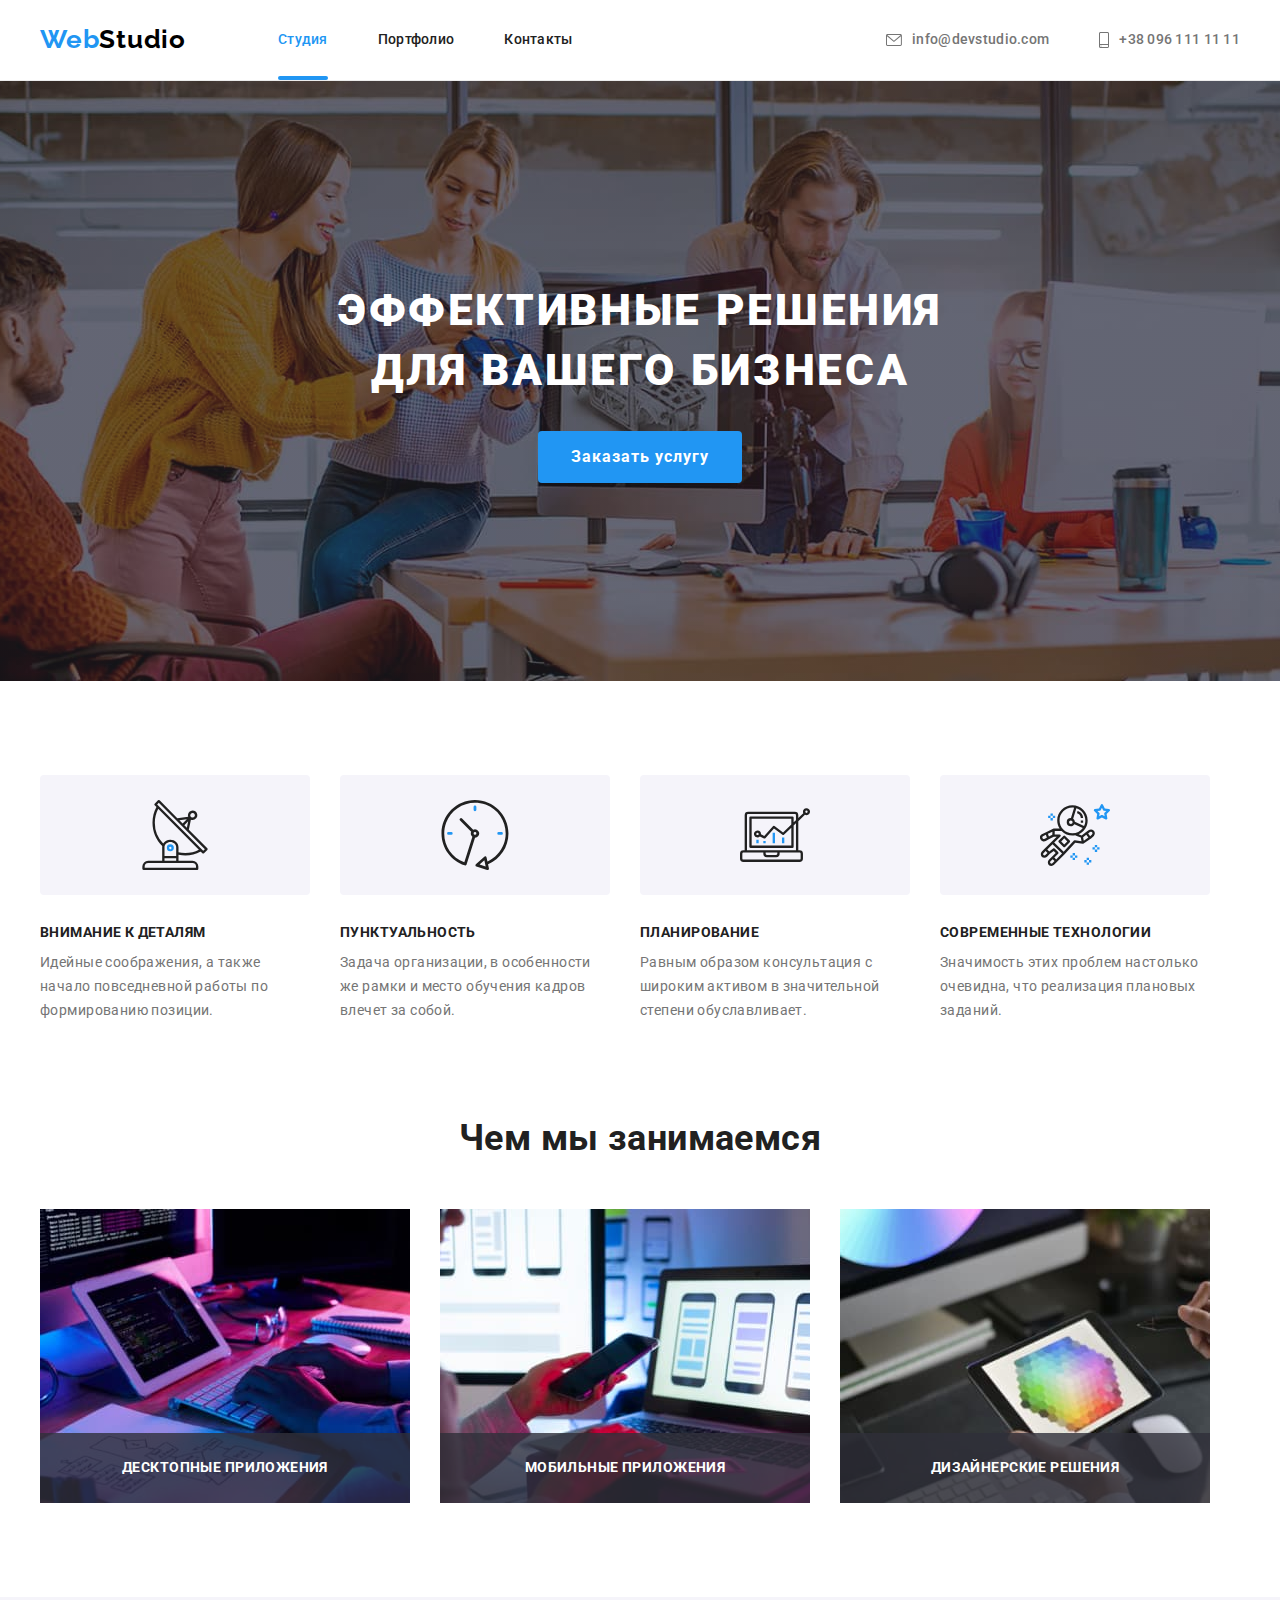
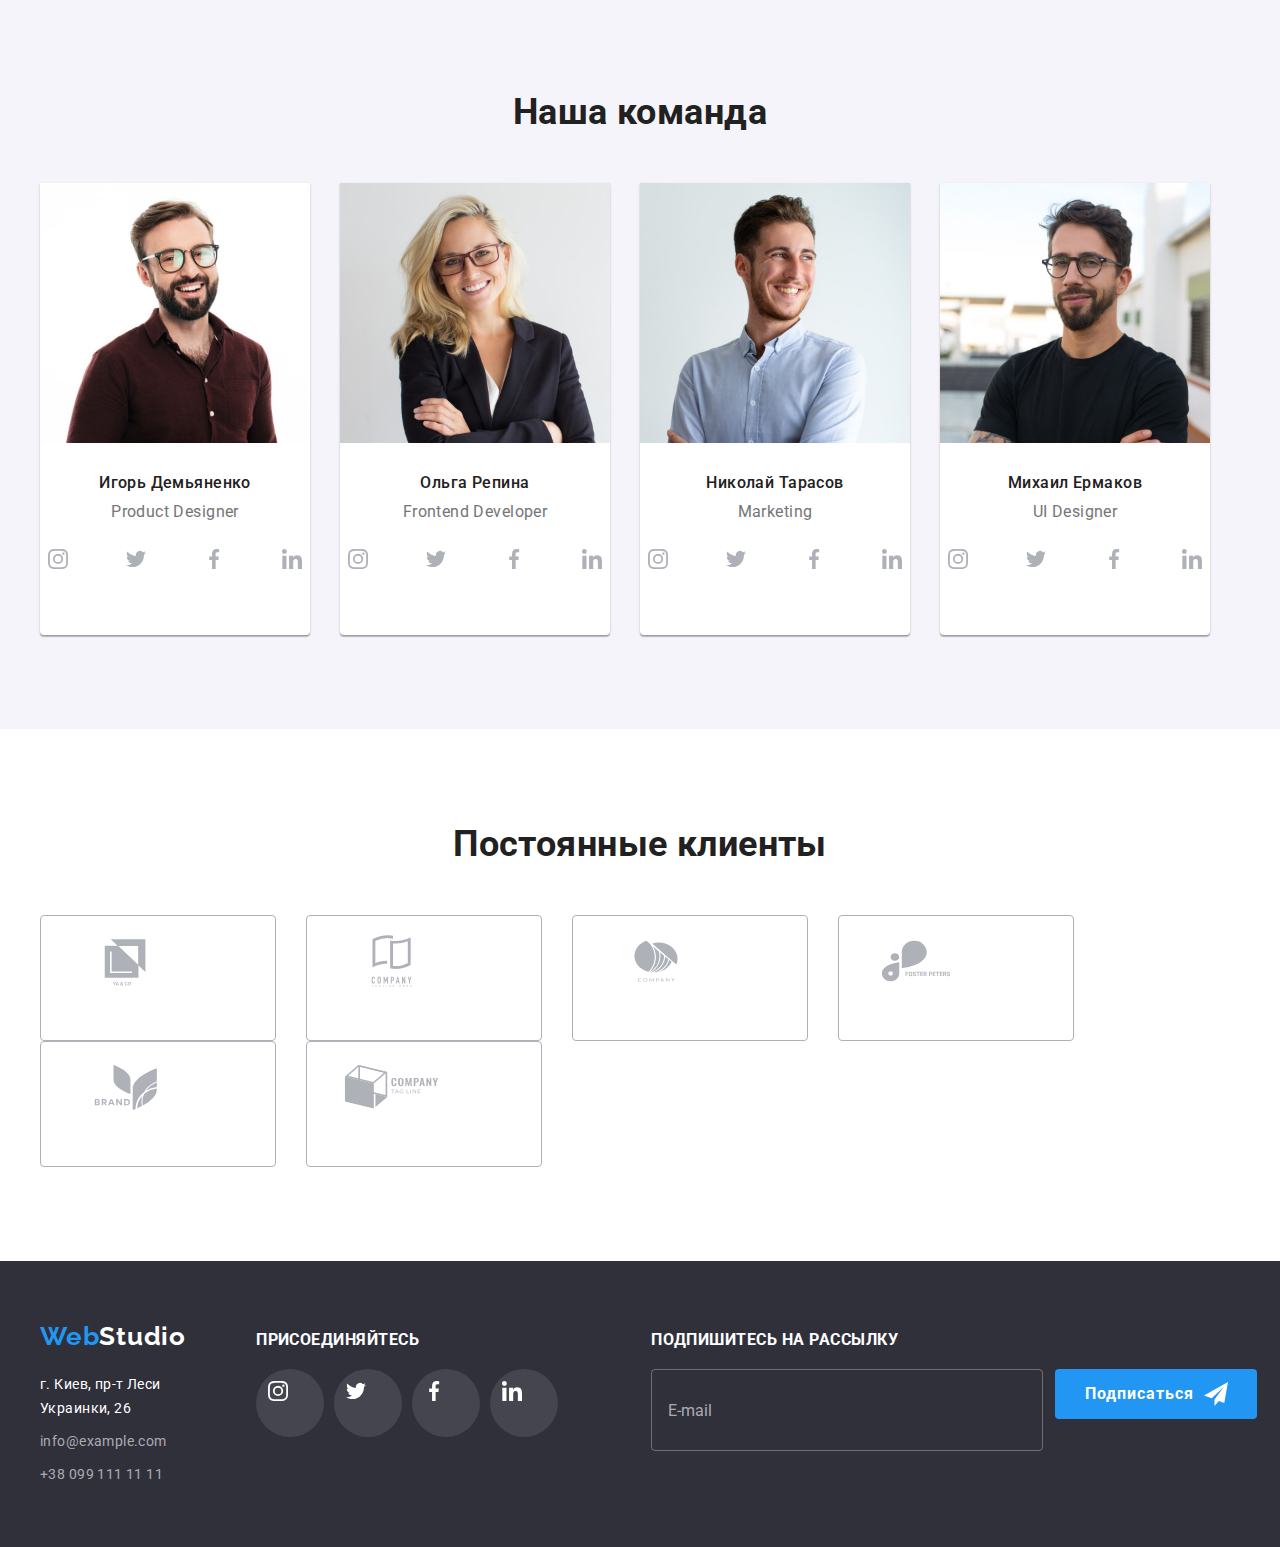
<file: index.html>
<!DOCTYPE html>
<html lang="ru">
<head>
    <meta charset="UTF-8">
    <meta http-equiv="X-UA-Compatible" content="IE=edge">
    <meta name="viewport" content="width=device-width, initial-scale=1.0">
    <title>WebStudio</title>
    <link rel="preconnect" href="https://fonts.gstatic.com">
    <link href="https://fonts.googleapis.com/css2?family=Raleway:wght@700&family=Roboto:wght@400;500;700;900&display=swap"
        rel="stylesheet">
    <link rel="stylesheet" href="https://cdnjs.cloudflare.com/ajax/libs/modern-normalize/1.1.0/modern-normalize.min.css"
    integrity="sha512-wpPYUAdjBVSE4KJnH1VR1HeZfpl1ub8YT/NKx4PuQ5NmX2tKuGu6U/JRp5y+Y8XG2tV+wKQpNHVUX03MfMFn9Q=="
    crossorigin="anonymous" referrerpolicy="no-referrer" />
    <link rel="stylesheet" href="./css/main.min.css">
</head>
<body>
    <!--Шапка сайта-->
    <header class="page-header">
        <div class="page-header__container container">
        <nav class= "main-nav">
            <a href="./index.html" class="logo"><span class="logo__accent">Web</span>Studio</a>
            <ul class="site-nav">
                <li class="site-nav__item"><a href="./index.html" class="site-nav__link site-nav__link--current">Студия</a></li>
                <li class="site-nav__item"><a href="./portfolio.html" class="site-nav__link">Портфолио</a></li>
                <li class="site-nav__item"><a href="" class="site-nav__link">Контакты</a></li>
            </ul>
        </nav>

        <ul class="auth-nav">
            <li class="auth-nav__item">
                <a href="mailto:info@devstudio.com" class="auth-nav__link">
                <svg class="auth-nav__contact-icon" width="16" height="12">
                <use href="./images/icons.svg#envelope"></use>
                </svg>info@devstudio.com</a>
            </li>
            <li class="auth-nav__item">
                <a href="tel:+380961111111" class="auth-nav__link">
                <svg class="auth-nav__contact-icon" width="10" height="16">
                <use href="./images/icons.svg#smartphone"></use>
                </svg>+38 096 111 11 11</a>
            </li>
        </ul>
        </div>
    </header>
    <main>
        <!--Секция темы сайта-->
        <div class="overlay">
        <section class="hero">
            <h1 class="hero__title">эффективные решения <br>для вашего бизнеса</h1>
            <button type="button" class="hero__btn" data-modal-open>
                Заказать услугу
            </button>
        </section>
        </div>
        <!--Секция принципов работы-->
        <section class="skills-section">
            <div class="container">
            <h2 class="visually-hidden">Принципы работы</h2>
            <!--Заголовок будет скрыт-->
            <ul class="skills">
                <li class="skills__item">
                    <div class="skills__icon-wrapper">
                        <svg width="70" height="70">
                        <use href="./images/icons.svg#antenna"></use>
                        </svg>
                    </div>
                    <h3 class="skills__title">внимание к деталям</h3>
                    <p class="skills__text">Идейные соображения, а также начало повседневной работы по формированию позиции.</p>
                </li>

                <li class="skills__item">
                    <div class="skills__icon-wrapper">
                        <svg width="70" height="70">
                        <use href="./images/icons.svg#clock"></use>
                        </svg>
                    </div>
                    <h3 class="skills__title">пунктуальность</h3>
                    <p class="skills__text">Задача организации, в особенности же рамки и место обучения кадров влечет за собой.</p>
                </li>

                <li class="skills__item">
                    <div class="skills__icon-wrapper">
                        <svg width="70" height="70">
                            <use href="./images/icons.svg#diagram"></use>
                        </svg>
                    </div>
                    <h3 class="skills__title">планирование</h3>
                    <p class="skills__text">Равным образом консультация с широким активом в значительной степени обуславливает.</p>
                </li>

                <li class="skills__item">
                    <div class="skills__icon-wrapper">
                        <svg width="70" height="70">
                            <use href="./images/icons.svg#astronaut"></use>
                        </svg>
                    </div>
                    <h3 class="skills__title">современные технологии</h3>
                    <p class="skills__text">Значимость этих проблем настолько очевидна, что реализация плановых заданий.</p>
                </li>
            </ul>
            </div>
        </section>
        <!--Секция основных занятий-->          
        <section class="work-section">
        <div class="container">
            <h2 class="work__section-title">Чем мы занимаемся</h2>
            <ul class="work">
                <li class="work__item">
                    <div class="work__thumb">
                    <img src="./images/box1.jpg" alt="программирование на планшете" width="370">
                    <div class="work__label">
                    <p class="work__text">десктопные приложения</p>
                    </div>
                    </div>
                </li>
                <li class="work__item">
                    <div class="work__thumb">
                    <img src="./images/box2.jpg" alt="приложение для смартфона" width="370">
                    <div class="work__label">
                    <p class="work__text">мобильные приложения</p>
                    </div>
                    </div>
                </li>
                <li class="work__item">
                    <div class="work__thumb">
                    <img src="./images/box3.jpg" alt="цветовая палитра" width="370">
                    <div class="work__label">
                    <p class="work__text">дизайнерские решения</p>
                    </div>
                    </div>
                </li>
            </ul>
        </div>
        </section>
        <!--Секция про команду-->
        <section class="team-section">
            <div class="container">
            <h2 class="team__section-title">Наша команда</h2>
            <ul class="team">
                <li class="team__item">
                    <img src="./images/card1.jpg" alt="сотрудник 1" width="270">
                    <div class="team__name">
                    <h3 class="team__title">Игорь Демьяненко</h3>
                    <p lang="en" class="team__profession">Product Designer</p>
                        <ul class="social-links-list">
                            <li class="network">
                                <a class="social-link" href="">
                                    <svg class="social-link__icon" width="20" height="20">
                                        <use href="./images/icons.svg#instagram"></use>
                                    </svg>
                                </a>
                            </li>
                            <li class="network">
                                <a class="social-link" href="">
                                    <svg class="social-link__icon" width="20" height="20">
                                        <use href="./images/icons.svg#twitter"></use>
                                    </svg>
                                </a>
                            </li>
                            <li class="network">
                                <a class="social-link" href="">
                                    <svg class="social-link__icon" width="20" height="20">
                                        <use href="./images/icons.svg#facebook"></use>
                                    </svg>
                                </a>
                            </li>
                            <li class="network">
                                <a class="social-link" href="">
                                    <svg class="social-link__icon" width="20" height="20">
                                        <use href="./images/icons.svg#linkedin"></use>
                                    </svg>
                                </a>
                            </li>
                        </ul>
                    </div>
                </li>
                <li class="team__item">
                    <img src="./images/card2.jpg" alt="сотрудник 2" width="270">
                    <div class="team__name">
                    <h3 class="team__title">Ольга Репина</h3>
                    <p lang="en" class="team__profession">Frontend Developer</p>
                        <ul class="social-links-list">
                            <li class="network">
                                <a class="social-link" href="">
                                    <svg class="social-link__icon" width="20" height="20">
                                        <use href="./images/icons.svg#instagram"></use>
                                    </svg>
                                </a>
                            </li>
                            <li class="network">
                                <a class="social-link" href="">
                                    <svg class="social-link__icon" width="20" height="20">
                                        <use href="./images/icons.svg#twitter"></use>
                                    </svg>
                                </a>
                            </li>
                            <li class="network">
                                <a class="social-link" href="">
                                    <svg class="social-link__icon" width="20" height="20">
                                        <use href="./images/icons.svg#facebook"></use>
                                    </svg>
                                </a>
                            </li>
                            <li class="network">
                                <a class="social-link" href="">
                                    <svg class="social-link__icon" width="20" height="20">
                                        <use href="./images/icons.svg#linkedin"></use>
                                    </svg>
                                </a>
                            </li>
                        </ul>
                    </div>
                </li>
                <li class="team__item">
                    <img src="./images/card3.jpg" alt="сотрудник 3" width="270">
                    <div class="team__name">
                    <h3 class="team__title">Николай Тарасов</h3>
                    <p lang="en" class="team__profession">Marketing</p>
                        <ul class="social-links-list">
                            <li class="network">
                                <a class="social-link" href="">
                                    <svg class="social-link__icon" width="20" height="20">
                                        <use href="./images/icons.svg#instagram"></use>
                                    </svg>
                                </a>
                            </li>
                            <li class="network">
                                <a class="social-link" href="">
                                    <svg class="social-link__icon" width="20" height="20">
                                        <use href="./images/icons.svg#twitter"></use>
                                    </svg>
                                </a>
                            </li>
                            <li class="network">
                                <a class="social-link" href="">
                                    <svg class="social-link__icon" width="20" height="20">
                                        <use href="./images/icons.svg#facebook"></use>
                                    </svg>
                                </a>
                            </li>
                            <li class="network">
                                <a class="social-link" href="">
                                    <svg class="social-link__icon" width="20" height="20">
                                        <use href="./images/icons.svg#linkedin"></use>
                                    </svg>
                                </a>
                            </li>
                        </ul>
                    </div>
                </li>
                <li class="team__item">
                    <img src="./images/card4.jpg" alt="сотрудник 4" width="270">
                    <div class="team__name">
                    <h3 class="team__title">Михаил Ермаков</h3>
                    <p lang="en" class="team__profession">UI Designer</p>
                        <ul class="social-links-list">
                            <li class="network">
                                <a class="social-link" href="">
                                    <svg class="social-link__icon" width="20" height="20">
                                        <use href="./images/icons.svg#instagram"></use>
                                    </svg>
                                </a>
                            </li>
                            <li class="network">
                                <a class="social-link" href="">
                                    <svg class="social-link__icon" width="20" height="20">
                                        <use href="./images/icons.svg#twitter"></use>
                                    </svg>
                                </a>
                            </li>
                            <li class="network">
                                <a class="social-link" href="">
                                    <svg class="social-link__icon" width="20" height="20">
                                        <use href="./images/icons.svg#facebook"></use>
                                    </svg>
                                </a>
                            </li>
                            <li class="network">
                                <a class="social-link" href="">
                                    <svg class="social-link__icon" width="20" height="20">
                                        <use href="./images/icons.svg#linkedin"></use>
                                    </svg>
                                </a>
                            </li>
                        </ul>
                    </div>
                </li>
            </ul>
            </div>
        </section>
        <!--Секция про клиентов-->
        <section class="clients-section">
            <div class="container">
            <h2 class="client__section-title">Постоянные клиенты</h2>
            <ul class="clients-list">
                <li class="client">
                <a class="client__link" href="">
                    <svg class="client__icon" width="106" height="60">
                        <use href="./images/icons.svg#Logo1"></use>
                    </svg>
                </a>
                </li>
                <li class="client">
                <a class="client__link" href="">
                    <svg class="client__icon" width="106" height="60">
                        <use href="./images/icons.svg#Logo2"></use>
                    </svg>
                </a>
                </li>
                <li class="client">
                <a class="client__link" href="">
                    <svg class="client__icon" width="106" height="60">
                        <use href="./images/icons.svg#Logo3"></use>
                    </svg>
                </a>
                </li>
                <li class="client">
                <a class="client__link" href="">
                    <svg class="client__icon" width="106" height="60">
                        <use href="./images/icons.svg#Logo4"></use>
                    </svg>
                </a>
                </li>
                <li class="client">
                <a class="client__link" href="">
                    <svg class="client__icon" width="106" height="60">
                        <use href="./images/icons.svg#Logo5"></use>
                    </svg>
                </a>
                </li>
                <li class="client">
                <a class="client__link" href="">
                    <svg class="client__icon" width="106" height="60">
                        <use href="./images/icons.svg#Logo6"></use>
                    </svg>
                </a>
                </li>
            </ul>
            </div>
        </section>
    </main>
    <!--Подвал сайта-->
    <footer class="footer">
    <div class="container footer__container">
        <div class="logo-address">
            <a href="./index.html" class="footer__logo logo"><span class="logo__accent">Web</span>Studio</a>
            <address class="address">
            г. Киев, пр-т Леси Украинки, 26
                <ul class="auth">
                    <li class="auth__item"><a href="mailto:info@example.com" class="address__link">info@example.com</a></li>
                    <li class="auth__item"><a href="tel:+380991111111" class="address__link">+38 099 111 11 11</a></li>
                </ul>
            </address>
        </div>
        <div class="footer-links">
            <h2 class="footer-links__title">присоединяйтесь</h2>
                    <div class="footer-social-links">
                        <ul class="footer-social-links-list">
                            <li class="network">
                                <a class="footer-social-link" href="">
                                    <svg class="footer-social-link__icon" width="20" height="20">
                                        <use href="./images/icons.svg#instagram"></use>
                                    </svg>
                                </a>
                            </li>
                            <li class="network">
                                <a class="footer-social-link" href="">
                                    <svg class="footer-social-link__icon" width="20" height="20">
                                        <use href="./images/icons.svg#twitter"></use>
                                    </svg>
                                </a>
                            </li>
                            <li class="network">
                                <a class="footer-social-link" href="">
                                    <svg class="footer-social-link__icon" width="20" height="20">
                                        <use href="./images/icons.svg#facebook"></use>
                                    </svg>
                                </a>
                            </li>
                            <li class="network">
                                <a class="footer-social-link" href="">
                                    <svg class="footer-social-link__icon" width="20" height="20">
                                        <use href="./images/icons.svg#linkedin"></use>
                                    </svg>
                                </a>
                            </li>
                        </ul>
                    </div>       
        </div>
        <form class="subscribe-form" autocomplete="off">        
                <h2 class="subscribe-form__title">подпишитесь на рассылку</h2>
                <div class="subscribe-form-field">
                <label class="subscribe-form-label">
                <input type="email" class="subscribe-form-input" name="mail" placeholder="E-mail" />
                </label>
                <button type="submit" class="form-btn subscribe-form-field__btn-icon">Подписаться</button>
            </div>
        </form>
    </div>
    </footer>
    <div>
    </div>
    <div class="backdrop is-hidden" data-modal>
        <div class="modal">
        <button type="button" class="close" data-modal-close>
            <svg class="close__icon" width="18" height="18">
                <use href="./images/icons.svg#close-black"></use>
            </svg>
        </button>
        <form class="form" autocomplete="off">
        <h2 class="form__text">Оставьте свои данные, мы вам перезвоним</h2>
            <div class="form-field">
                <label for="name" class="form__label">Имя</label>
                <input type="text" class="form__input" name="name" id="name" />
                <svg class="form__icon" width="18" height="18">
                    <use href="./images/icons.svg#person"></use>
                </svg>
            </div>
            <div class="form-field">
                <label for="phone_number" class="form__label">Телефон</label>
                <input type="tel" class="form__input" name="phone_number" id="phone_number" />
            <svg class="form__icon" width="18" height="18">
                <use href="./images/icons.svg#phone"></use>
            </svg>
            </div>
            <div class="form-field">
                <label for="mail" class="form__label">Почта</label>
                <input type="email" class="form__input" name="mail" id="mail" />
                <svg class="form__icon" width="18" height="18">
                    <use href="./images/icons.svg#email"></use>
                </svg>
            </div>
            <div class="form-field form-field__textarea">
                <label for="feedback" class="form__label">Комментарий</label>
                <textarea class="form__textarea" name="feedback" rows="8" placeholder="Введите текст" id="feedback"></textarea>
            </div>
            <div class="check-in">
                <label class="checkbox__label">
                <input class="checkbox" type="checkbox" name="agreement" value="agreement" />
                <span class="checkbox__icon"></span>
                <span>Соглашаюсь с рассылкой и принимаю <a class="checkbox__link" href="">Условия договора</a></span>
                </label>
            </div>
            <div class="btn-wrapper">
            <button type="submit" class="form-btn">Отправить</button>
            </div>
        </form>
        </div>
    </div>
<script src="./js/modal.js"></script>
</body>
</html>
</file>
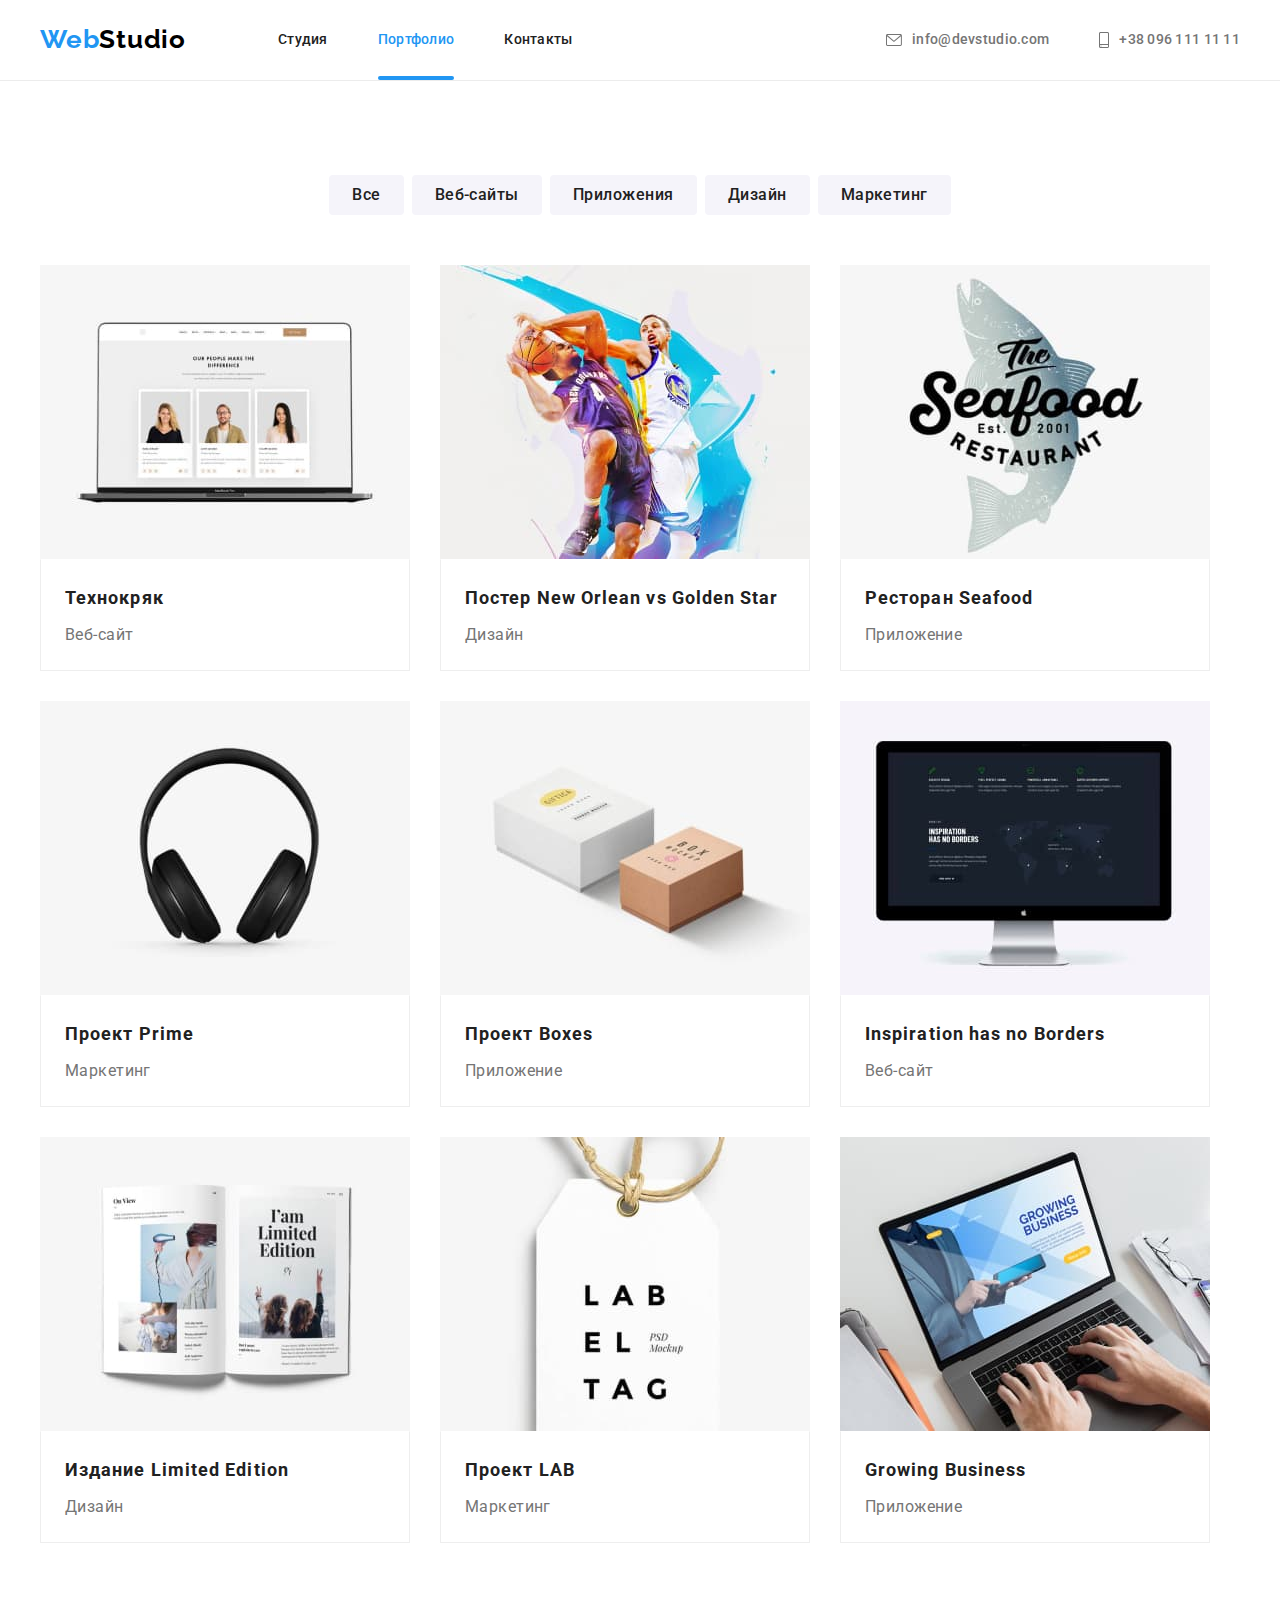
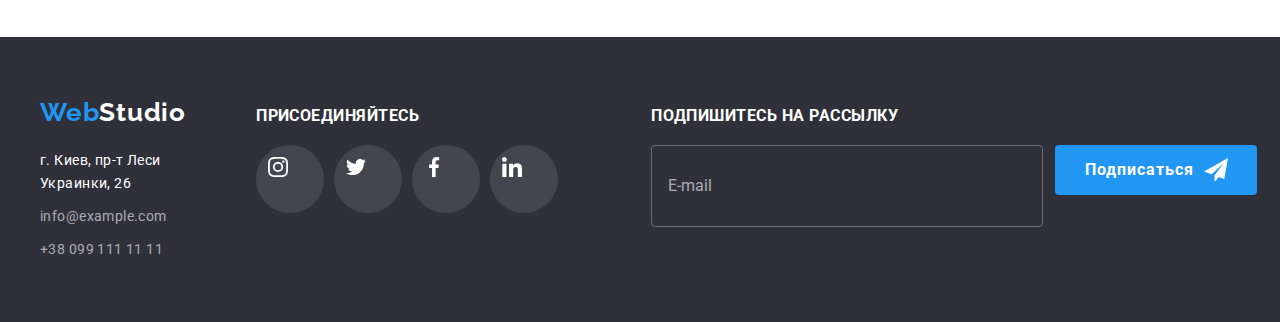
<file: portfolio.html>
<!DOCTYPE html>
<html lang="en">
<head>
    <meta charset="UTF-8">
    <meta http-equiv="X-UA-Compatible" content="IE=edge">
    <meta name="viewport" content="width=device-width, initial-scale=1.0">
    <title>Портфолио</title>
    <link rel="preconnect" href="https://fonts.gstatic.com">
    <link href="https://fonts.googleapis.com/css2?family=Raleway:wght@700&family=Roboto:wght@400;500;700;900&display=swap"
        rel="stylesheet">
    <link rel="stylesheet" href="https://cdnjs.cloudflare.com/ajax/libs/modern-normalize/1.1.0/modern-normalize.min.css"
        integrity="sha512-wpPYUAdjBVSE4KJnH1VR1HeZfpl1ub8YT/NKx4PuQ5NmX2tKuGu6U/JRp5y+Y8XG2tV+wKQpNHVUX03MfMFn9Q=="
        crossorigin="anonymous" referrerpolicy="no-referrer" />
    <link rel="stylesheet" href="./css/main.min.css">
</head>
<body>
<!--Шапка сайта-->
    <header class="page-header">
        <div class="page-header__container container">
            <nav class="main-nav">
                <a href="./index.html" class="logo"><span class="logo__accent">Web</span>Studio</a>
                <ul class="site-nav">
                    <li class="site-nav__item"><a href="./index.html"
                            class="site-nav__link">Студия</a></li>
                    <li class="site-nav__item"><a href="./portfolio.html" class="site-nav__link site-nav__link--current">Портфолио</a></li>
                    <li class="site-nav__item"><a href="" class="site-nav__link">Контакты</a></li>
                </ul>
            </nav>
    
            <ul class="auth-nav">
                <li class="auth-nav__item">
                    <a href="mailto:info@devstudio.com" class="auth-nav__link">
                        <svg class="auth-nav__contact-icon" width="16" height="12">
                            <use href="./images/icons.svg#envelope"></use>
                        </svg>info@devstudio.com</a>
                </li>
                <li class="auth-nav__item">
                    <a href="tel:+380961111111" class="auth-nav__link">
                        <svg class="auth-nav__contact-icon" width="10" height="16">
                            <use href="./images/icons.svg#smartphone"></use>
                        </svg>+38 096 111 11 11</a>
                </li>
            </ul>
        </div>
    </header>
    <main>
        <section class="portfolio-section">
            <div class="container">
            <!--Заголовок будет скрыт-->
            <h1 class="visually-hidden">Примеры работ</h1>
                <!--Фильтры-->
                <ul class="portfolio">
                    <li class="portfolio__item"><button type="button" class="portfolio__filter">Все</button></li>
                    <li class="portfolio__item"><button type="button" class="portfolio__filter">Веб-сайты</button></li>
                    <li class="portfolio__item"><button type="button" class="portfolio__filter">Приложения</button></li>
                    <li class="portfolio__item"><button type="button" class="portfolio__filter">Дизайн</button></li>
                    <li class="portfolio__item"><button type="button" class="portfolio__filter">Маркетинг</button></li>
                </ul>
                <!--Примеры работ-->
                <ul class="projects">
                    <li class="projects__item"><a href="" class="projects__link">
                            <div class="projects__thumb">
                            <img src="./images/img1.jpg" alt="сайт с сотрудниками" width="370">
                            <div class="overlaycard">
                                <p class="overlaycard__text">Технокряк это современная площадка распространения коронавируса. Компании используют эту платформу для цифрового
                                шпионажа и атак на защищённые сервера конкурентов.</p>
                            </div>
                            </div>
                            <div class="projects__card">
                                <h2 class="projects__title">Технокряк</h2>
                                <p class="projects__text">Веб-сайт</p>
                            </div>
                        </a>
                    </li>
                    <li class="projects__item"><a href="" class="projects__link">
                            <div class="projects__thumb">
                            <img src="./images/img2.jpg" alt="постер с двумя баскетболистами" width="370">
                            <div class="overlaycard">
                                <p class="overlaycard__text">Технокряк это современная площадка распространения коронавируса. Компании используют эту платформу для цифрового
                                    шпионажа и атак на защищённые сервера конкурентов.</p>
                            </div>
                            </div>
                            <div class="projects__card">
                                <h2 class="projects__title">Постер <span lang="en">New Orlean vs Golden Star</span></h2>
                                <p class="projects__text">Дизайн</p>
                            </div>
                        </a>
                    </li>
                    <li class="projects__item"><a href="" class="projects__link">
                            <div class="projects__thumb">
                            <img src="./images/img3.jpg" alt="рыба с названием ресторана" width="370">
                            <div class="overlaycard">
                                <p class="overlaycard__text">Технокряк это современная площадка распространения коронавируса. Компании используют эту платформу для цифрового
                                    шпионажа и атак на защищённые сервера конкурентов.</p>
                            </div>
                            </div>
                            <div class="projects__card">
                                <h2 class="projects__title">Ресторан <span lang="en">Seafood</span></h2>
                                <p class="projects__text">Приложение</p>
                            </div>
                            </a>
                    </li>
                    <li class="projects__item"><a href="" class="projects__link">
                            <div class="projects__thumb">
                            <img src="./images/img4.jpg" alt="черные наушники" width="370">
                            <div class="overlaycard">
                                <p class="overlaycard__text">Технокряк это современная площадка распространения коронавируса. Компании используют эту платформу для цифрового
                                    шпионажа и атак на защищённые сервера конкурентов.</p>
                            </div>
                            </div>
                            <div class="projects__card">
                                <h2 class="projects__title">Проект <span lang="en">Prime</span></h2>
                                <p class="projects__text">Маркетинг</p>
                            </div>
                            </a>
                    </li>
                    <li class="projects__item"><a href="" class="projects__link">
                            <div class="projects__thumb">
                            <img src="./images/img5.jpg" alt="белая и коричневая коробки" width="370">
                            <div class="overlaycard">
                                <p class="overlaycard__text">Технокряк это современная площадка распространения коронавируса. Компании используют эту платформу для цифрового
                                    шпионажа и атак на защищённые сервера конкурентов.</p>
                            </div>
                            </div>
                            <div class="projects__card">
                                <h2 class="projects__title">Проект <span lang="en">Boxes</span></h2>
                                <p class="projects__text">Приложение</p>
                            </div>
                        </a>
                    </li>
                    <li class="projects__item"><a href="" class="projects__link">
                            <div class="projects__thumb">
                            <img src="./images/img6.jpg" alt="сайт с черным экраном и материками" width="370">
                            <div class="overlaycard">
                                <p class="overlaycard__text">Технокряк это современная площадка распространения коронавируса. Компании используют эту платформу для цифрового
                                    шпионажа и атак на защищённые сервера конкурентов.</p>
                            </div>
                            </div>
                        <div class="projects__card">
                                <h2 class="projects__title" lang="en">Inspiration has no Borders</h2>
                                <p class="projects__text">Веб-сайт</p>
                            </div>
                        </a>
                    </li>
                    <li class="projects__item"><a href="" class="projects__link">
                            <div class="projects__thumb">
                            <img src="./images/img7.jpg" alt="открытая книга с названием и фото" width="370">
                            <div class="overlaycard">
                                <p class="overlaycard__text">Технокряк это современная площадка распространения коронавируса. Компании используют эту платформу для цифрового
                                    шпионажа и атак на защищённые сервера конкурентов.</p>
                            </div>
                            </div>
                            <div class="projects__card">
                                <h2 class="projects__title">Издание <span lang="en">Limited Edition</span></h2>
                                <p class="projects__text">Дизайн</p>
                            </div>
                        </a>
                    </li>
                    <li class="projects__item"><a href="" class="projects__link">
                            <div class="projects__thumb">
                            <img src="./images/img8.jpg" alt="белый ярлык с названием" width="370">
                            <div class="overlaycard">
                                <p class="overlaycard__text">Технокряк это современная площадка распространения коронавируса. Компании используют эту платформу для цифрового
                                    шпионажа и атак на защищённые сервера конкурентов.</p>
                            </div>
                            </div>
                            <div class="projects__card">
                                <h2 class="projects__title">Проект <span lang="en">LAB</span></h2>
                                <p class="projects__text">Маркетинг</p>
                            </div>
                        </a>
                    </li>
                    <li class="projects__item"><a href="" class="projects__link">
                            <div class="projects__thumb">
                            <img src="./images/img9.jpg" alt="ноутбук с картинкой мужчины с телефоном на экране" width="370">
                            <div class="overlaycard">
                                <p class="overlaycard__text">Технокряк это современная площадка распространения коронавируса. Компании используют эту платформу для цифрового
                                    шпионажа и атак на защищённые сервера конкурентов.</p>
                            </div>
                            </div>
                            <div class="projects__card">
                                <h2 class="projects__title" lang="en">Growing Business</h2>
                                <p class="projects__text">Приложение</p>
                            </div>
                        </a>
                    </li>
                </ul>
            </div>
        </section>
    </main>

    <!--Подвал сайта-->
    <footer class="footer">
        <div class="container footer__container">
            <div class="logo-address">
                <a href="./index.html" class="footer__logo logo"><span class="logo__accent">Web</span>Studio</a>
                <address class="address">
                    г. Киев, пр-т Леси Украинки, 26
                    <ul class="auth">
                        <li class="auth__item"><a href="mailto:info@example.com" class="address__link">info@example.com</a>
                        </li>
                        <li class="auth__item"><a href="tel:+380991111111" class="address__link">+38 099 111 11 11</a></li>
                    </ul>
                </address>
            </div>
            <div class="footer-links">
                <h2 class="footer-links__title">присоединяйтесь</h2>
                <div class="footer-social-links">
                    <ul class="footer-social-links-list">
                        <li class="network">
                            <a class="footer-social-link" href="">
                                <svg class="footer-social-link__icon" width="20" height="20">
                                    <use href="./images/icons.svg#instagram"></use>
                                </svg>
                            </a>
                        </li>
                        <li class="network">
                            <a class="footer-social-link" href="">
                                <svg class="footer-social-link__icon" width="20" height="20">
                                    <use href="./images/icons.svg#twitter"></use>
                                </svg>
                            </a>
                        </li>
                        <li class="network">
                            <a class="footer-social-link" href="">
                                <svg class="footer-social-link__icon" width="20" height="20">
                                    <use href="./images/icons.svg#facebook"></use>
                                </svg>
                            </a>
                        </li>
                        <li class="network">
                            <a class="footer-social-link" href="">
                                <svg class="footer-social-link__icon" width="20" height="20">
                                    <use href="./images/icons.svg#linkedin"></use>
                                </svg>
                            </a>
                        </li>
                    </ul>
                </div>
            </div>
            <form class="subscribe-form" autocomplete="off">
                <h2 class="subscribe-form__title">подпишитесь на рассылку</h2>
                <div class="subscribe-form-field">
                    <label class="subscribe-form-label">
                        <input type="email" class="subscribe-form-input" name="mail" placeholder="E-mail" />
                    </label>
                    <button type="submit" class="form-btn subscribe-form-field__btn-icon">Подписаться</button>
                </div>
            </form>
        </div>
    </footer>
</body>
</html>
</file>
<file: css/main.min.css>
body{color:#757575;font-family:"Roboto",sans-serif;font-style:normal}.logo{color:#000;font-family:"Raleway",sans-serif}.container,.overlay{margin-left:auto;margin-right:auto}.hero__btn,.form-btn,.portfolio__filter{display:inline-block;border:1px solid transparent;border-radius:4px;padding:10px 32px;text-align:center;color:#fff;background-color:#2196f3;cursor:pointer}.work__section-title,.team__section-title,.client__section-title{margin:0;margin-bottom:50px;color:#212121;font-weight:700;font-size:36px;line-height:1.17;text-align:center}body{font-weight:400;font-size:14px;line-height:1.71;letter-spacing:.03em;margin:0;background-color:#fff}.container{width:1200px;padding-left:15px;padding-right:15px}*::before,*::after{-webkit-box-sizing:border-box;box-sizing:border-box}img{display:block}.visually-hidden{position:absolute;width:1px;height:1px;margin:-1px;border:0;padding:0;white-space:nowrap;-webkit-clip-path:inset(100%);clip-path:inset(100%);clip:rect(0 0 0 0);overflow:hidden}.page-header{border-bottom:1px solid #ececec}.page-header__container{display:-webkit-box;display:-ms-flexbox;display:flex}.main-nav{display:-webkit-box;display:-ms-flexbox;display:flex;-webkit-box-align:center;-ms-flex-align:center;align-items:center}.logo{font-weight:700;font-size:26px;line-height:1.2;letter-spacing:.03em;margin-right:92px;text-decoration:none}.logo__accent{color:#2196f3}.footer__logo{margin:0;color:#fff}.site-nav,.auth-nav{display:-webkit-box;display:-ms-flexbox;display:flex;-webkit-box-align:center;-ms-flex-align:center;align-items:center;font-weight:500;font-size:14px;line-height:1.14;letter-spacing:.02em;margin:0;padding:0;list-style:none}.auth-nav{margin-left:auto}.auth-nav__contact-icon{margin-right:10px;fill:currentColor}.site-nav__item,.auth-nav__item{margin-right:50px}.site-nav__item:last-child,.auth-nav__item:last-child{margin-right:0}.site-nav__link{display:block;padding-top:32px;padding-bottom:32px;color:#212121;font-family:inherit;text-decoration:none;-webkit-transition-duration:250ms;transition-duration:250ms;-webkit-transition-timing-function:cubic-bezier(0.4, 0, 0.2, 1);transition-timing-function:cubic-bezier(0.4, 0, 0.2, 1);-webkit-transition-property:color;transition-property:color}.site-nav__link:hover,.site-nav__link:focus{color:#2196f3}.site-nav__link--current{position:relative;color:#2196f3}.site-nav__link--current::after{content:'';display:block;position:absolute;left:0;bottom:0;width:100%;height:4px;background-color:#2196f3;border-radius:2px}.auth-nav__link{display:-webkit-box;display:-ms-flexbox;display:flex;-webkit-box-align:center;-ms-flex-align:center;align-items:center;color:inherit;font-family:inherit;text-decoration:none;-webkit-transition-duration:250ms;transition-duration:250ms;-webkit-transition-timing-function:cubic-bezier(0.4, 0, 0.2, 1);transition-timing-function:cubic-bezier(0.4, 0, 0.2, 1);-webkit-transition-property:color;transition-property:color}.auth-nav__link:hover,.auth-nav__link:focus{color:#2196f3}.hero{padding-top:200px;text-align:center}.hero__title{margin-top:0;margin-bottom:30px;padding:0;color:#fff;font-weight:900;font-size:44px;line-height:1.36;letter-spacing:.06em;text-transform:uppercase}.hero__btn{min-width:200px;font-weight:700;font-size:16px;line-height:1.87;letter-spacing:.06em;font-family:inherit;-webkit-transition-duration:250ms;transition-duration:250ms;-webkit-transition-timing-function:cubic-bezier(0.4, 0, 0.2, 1);transition-timing-function:cubic-bezier(0.4, 0, 0.2, 1);-webkit-transition-property:background-color;transition-property:background-color}.hero__btn:hover,.hero__btn:focus{background-color:#188ce8}.overlay{max-width:1600px;min-height:600px;background-image:-webkit-gradient(linear, left top, right top, from(rgba(47,48,58,0.4)), to(rgba(47,48,58,0.4))),url("../images/bg_image.jpg");background-image:linear-gradient(to right, rgba(47,48,58,0.4), rgba(47,48,58,0.4)),url("../images/bg_image.jpg");background-repeat:no-repeat;background-position:center;background-size:cover;background-color:#c4c4c4}.skills-section{padding-top:94px;padding-bottom:94px}.skills{display:-webkit-box;display:-ms-flexbox;display:flex;-webkit-box-align:center;-ms-flex-align:center;align-items:center;-ms-flex-wrap:wrap;flex-wrap:wrap;list-style:none;margin:0;margin-left:-30px;padding:0}.skills__title{margin:0;margin-bottom:10px;color:#212121;font-weight:700;font-size:14px;line-height:1.14;letter-spacing:.03em;text-transform:uppercase}.skills__item{width:270px;margin-left:30px}.skills__text{margin:0}.skills__icon-wrapper{display:-webkit-box;display:-ms-flexbox;display:flex;-webkit-box-align:center;-ms-flex-align:center;align-items:center;margin-bottom:30px;-webkit-box-pack:center;-ms-flex-pack:center;justify-content:center;height:120px;background-color:#f5f4fa;border-radius:4px}.work-section{padding-bottom:94px}.work{display:-webkit-box;display:-ms-flexbox;display:flex;-webkit-box-align:center;-ms-flex-align:center;align-items:center;-ms-flex-wrap:wrap;flex-wrap:wrap;list-style:none;margin:0;margin-left:-30px;padding:0}.work__item{margin-left:30px}.work__thumb{position:relative}.work__label{position:absolute;top:100%;left:50%;-webkit-transform:translate(-50%, -100%);transform:translate(-50%, -100%);margin:0;width:370px;height:70px;background-color:rgba(47,48,58,0.8)}.work__text{margin:0;margin-top:27px;padding:0;color:#fff;font-weight:700;font-size:14px;line-height:1.14;letter-spacing:.03em;text-transform:uppercase;text-align:center}.team-section{padding-top:94px;padding-bottom:94px;background-color:#f5f4fa}.team{display:-webkit-box;display:-ms-flexbox;display:flex;-webkit-box-align:center;-ms-flex-align:center;align-items:center;-ms-flex-wrap:wrap;flex-wrap:wrap;margin:0;margin-left:-30px;padding:0;font-size:16px;line-height:1.19;text-align:center;list-style:none}.team__item{margin-left:30px;width:270px;background-color:#fff;-webkit-box-shadow:0px 1px 3px rgba(0,0,0,0.12),0px 1px 1px rgba(0,0,0,0.14),0px 2px 1px rgba(0,0,0,0.2);box-shadow:0px 1px 3px rgba(0,0,0,0.12),0px 1px 1px rgba(0,0,0,0.14),0px 2px 1px rgba(0,0,0,0.2);border-radius:0px 0px 4px 4px}.team__name{padding:30px 0 30px}.team__title{margin:0;margin-bottom:10px;color:#212121;font-size:16px;font-weight:500}.team__profession{margin:0}.social-links-list{display:-webkit-box;display:-ms-flexbox;display:flex;-webkit-box-align:center;-ms-flex-align:center;align-items:center;padding:0;margin:0;margin-top:16px;margin-left:-10px;-webkit-box-pack:center;-ms-flex-pack:center;justify-content:center;list-style:none}.network{margin-left:10px}.social-link{display:inline-block;height:44px;width:44px;margin:0;padding:12px;color:#afb1b8;border-radius:50%;cursor:pointer;-webkit-transition-duration:250ms;transition-duration:250ms;-webkit-transition-timing-function:cubic-bezier(0.4, 0, 0.2, 1);transition-timing-function:cubic-bezier(0.4, 0, 0.2, 1);-webkit-transition-property:background-color,color,border-radius;transition-property:background-color,color,border-radius}.social-link:hover,.social-link:focus{border-radius:50%;background-color:#2196f3;color:#fff}.social-link__icon{margin:0;fill:currentColor}.social-link__icon:hover,.social-link__icon:focus{fill:currentColor}.footer-links{margin-left:70px}.footer-links__title{margin:0;margin-bottom:20px;color:#fff;font-weight:700;font-size:16px;line-height:1.14;letter-spacing:.03em;text-transform:uppercase}.footer-social-links-list{display:-webkit-box;display:-ms-flexbox;display:flex;-webkit-box-align:center;-ms-flex-align:center;align-items:center;padding:0;margin:0;-webkit-box-pack:center;-ms-flex-pack:center;justify-content:center;margin-left:-10px;list-style:none}.footer-social-link{display:inline-block;height:44px;width:44px;margin:0;padding:12px;color:#fff;background-color:rgba(255,255,255,0.1);border-radius:50%;cursor:pointer;-webkit-transition-duration:250ms;transition-duration:250ms;-webkit-transition-timing-function:cubic-bezier(0.4, 0, 0.2, 1);transition-timing-function:cubic-bezier(0.4, 0, 0.2, 1);-webkit-transition-property:background-color,color,border-radius;transition-property:background-color,color,border-radius}.footer-social-link:hover,.footer-social-link:focus{border-radius:50%;background-color:#2196f3;color:#fff}.footer-social-link__icon{margin:0;fill:currentColor}.footer-social-link__icon:hover,.footer-social-link__icon:focus{fill:currentColor}.clients-section{padding-top:94px;padding-bottom:94px}.clients-list{display:-webkit-box;display:-ms-flexbox;display:flex;-webkit-box-align:center;-ms-flex-align:center;align-items:center;-ms-flex-wrap:wrap;flex-wrap:wrap;margin:0;margin-left:-30px;padding:0;list-style:none}.client{margin-left:30px}.client__link{display:inline-block;height:92px;width:170px;margin:0;padding:16px 32px;color:#afb1b8;border:1px solid;border-radius:4px;cursor:pointer;-webkit-transition-duration:250ms;transition-duration:250ms;-webkit-transition-timing-function:cubic-bezier(0.4, 0, 0.2, 1);transition-timing-function:cubic-bezier(0.4, 0, 0.2, 1);-webkit-transition-property:color;transition-property:color}.client__link:hover,.client__link:focus{color:#2196f3}.client__icon{margin:0;fill:currentColor}.footer{padding-top:60px;padding-bottom:60px;background-color:#2f303a}.footer__container{display:-webkit-box;display:-ms-flexbox;display:flex;-webkit-box-align:baseline;-ms-flex-align:baseline;align-items:baseline;background-color:#2f303a}.address{padding:0;margin-top:20px;color:#fff;font-family:inherit;font-style:inherit}.address__link{color:rgba(255,255,255,0.6);text-decoration:none;-webkit-transition-duration:250ms;transition-duration:250ms;-webkit-transition-timing-function:cubic-bezier(0.4, 0, 0.2, 1);transition-timing-function:cubic-bezier(0.4, 0, 0.2, 1);-webkit-transition-property:color;transition-property:color}.address__link:hover,.address__link:focus{color:#2196f3}.auth{list-style:none;padding:0;margin:0;margin-top:9px}.auth__item:last-child{margin-top:9px}.subscribe-form{margin-left:93px}.subscribe-form__title{margin:0;margin-bottom:20px;color:#fff;font-weight:700;font-size:16px;line-height:1.14;letter-spacing:.03em;text-transform:uppercase}.subscribe-form-field{display:-webkit-box;display:-ms-flexbox;display:flex}.subscribe-form-field__btn-icon{display:-webkit-inline-box;display:-ms-inline-flexbox;display:inline-flex;-webkit-box-align:center;-ms-flex-align:center;align-items:center;min-width:200px;padding:10px 28px 10px 29px}.subscribe-form-field__btn-icon::after{content:'';margin-left:10px;width:24px;height:24px;background-image:url("../images/icon-send.svg");background-size:contain;background-repeat:no-repeat}.subscribe-form-input{margin:0;margin-right:12px;padding:15px 16px;width:358px;height:50px;font:inherit;border:1px solid rgba(255,255,255,0.3);border-radius:4px;background-color:transparent;outline:none;color:#fff;font-size:16px;line-height:1.25}.subscribe-form-input::-webkit-input-placeholder{color:rgba(255,255,255,0.6)}.subscribe-form-input:-ms-input-placeholder{color:rgba(255,255,255,0.6)}.subscribe-form-input::-ms-input-placeholder{color:rgba(255,255,255,0.6)}.subscribe-form-input::placeholder{color:rgba(255,255,255,0.6)}.backdrop{position:fixed;top:0;left:0;width:100%;height:100%;background-color:rgba(0,0,0,0.2);opacity:1;-webkit-transition-duration:250ms;transition-duration:250ms;-webkit-transition-timing-function:cubic-bezier(0.4, 0, 0.2, 1);transition-timing-function:cubic-bezier(0.4, 0, 0.2, 1);-webkit-transition-property:opacity;transition-property:opacity}.backdrop.is-hidden{opacity:0;pointer-events:none}.backdrop.is-hidden .modal{-webkit-transform:translate(-50%, -50%) scale(0.9);transform:translate(-50%, -50%) scale(0.9)}.modal{position:absolute;top:50%;left:50%;min-height:581px;min-width:528px;background-color:#fff;-webkit-box-shadow:0px 1px 3px rgba(0,0,0,0.12),0px 1px 1px rgba(0,0,0,0.14),0px 2px 1px rgba(0,0,0,0.2);box-shadow:0px 1px 3px rgba(0,0,0,0.12),0px 1px 1px rgba(0,0,0,0.14),0px 2px 1px rgba(0,0,0,0.2);border-radius:4px;-webkit-transform:translate(-50%, -50%) scale(1);transform:translate(-50%, -50%) scale(1);-webkit-transition-duration:250ms;transition-duration:250ms;-webkit-transition-timing-function:cubic-bezier(0.4, 0, 0.2, 1);transition-timing-function:cubic-bezier(0.4, 0, 0.2, 1);-webkit-transition-property:-webkit-transform;transition-property:-webkit-transform;transition-property:transform;transition-property:transform, -webkit-transform}.close{display:inline-block;height:30px;width:30px;margin:0;padding:5px;background-color:#fff;border-radius:50%;border:1px solid rgba(0,0,0,0.1);cursor:pointer;position:absolute;top:8px;right:8px;-webkit-transition-duration:250ms;transition-duration:250ms;-webkit-transition-timing-function:cubic-bezier(0.4, 0, 0.2, 1);transition-timing-function:cubic-bezier(0.4, 0, 0.2, 1);-webkit-transition-property:color;transition-property:color}.close:hover,.close:focus{color:#2196f3}.close__icon{margin:0}.close__icon:hover,.close__icon:focus{fill:currentColor}.form{width:448px;margin:40px}.form__text{margin:0;margin-bottom:12px;color:#212121;font-weight:700;font-size:20px;line-height:1.15;letter-spacing:.03em;text-align:center}.form-field{position:relative;display:-webkit-box;display:-ms-flexbox;display:flex;-webkit-box-orient:vertical;-webkit-box-direction:normal;-ms-flex-direction:column;flex-direction:column;margin-bottom:10px;width:100%}.form-field:focus{border-color:#2196f3}.form__textarea{margin-bottom:0}.form__label{margin:0;margin-bottom:4px;font-weight:400;font-size:12px;line-height:1.17;letter-spacing:.01em}.form__input{margin:0;padding:12px 12px 12px 42px;width:100%;height:40px;font:inherit;border:1px solid rgba(33,33,33,0.2);border-radius:4px;-webkit-transition-duration:250ms;transition-duration:250ms;-webkit-transition-timing-function:cubic-bezier(0.4, 0, 0.2, 1);transition-timing-function:cubic-bezier(0.4, 0, 0.2, 1);-webkit-transition-property:border-color;transition-property:border-color}.form__input:focus-within{outline:none;border-color:#2196f3}.form__icon{position:absolute;top:50%;left:12px;display:inline-block;fill:#212121}.form-field:focus-within>.form__icon{fill:#2196f3}.form__textarea{border:1px solid rgba(33,33,33,0.2);border-radius:4px;resize:none;padding:12px 16px;font-family:inherit;font-weight:400;font-size:12px;line-height:1.17;letter-spacing:.01em;-webkit-transition-duration:250ms;transition-duration:250ms;-webkit-transition-timing-function:cubic-bezier(0.4, 0, 0.2, 1);transition-timing-function:cubic-bezier(0.4, 0, 0.2, 1);-webkit-transition-property:border-color;transition-property:border-color}.form__textarea:focus-within{outline:none;border-color:#2196f3}.form__textarea::-webkit-input-placeholder{color:rgba(117,117,117,0.5)}.form__textarea:-ms-input-placeholder{color:rgba(117,117,117,0.5)}.form__textarea::-ms-input-placeholder{color:rgba(117,117,117,0.5)}.form__textarea::placeholder{color:rgba(117,117,117,0.5)}.checkbox{position:absolute;width:1px;height:1px;margin:-1px;border:0;padding:0;clip:rect(0 0 0 0);overflow:hidden}.checkbox__label{display:-webkit-box;display:-ms-flexbox;display:flex;-webkit-box-align:center;-ms-flex-align:center;align-items:center;display:inline-block;margin:20px 0 30px 12px;cursor:pointer}.checkbox__icon{display:inline-block;margin-right:7px;width:16px;height:15px;border:2px solid #212121;border-radius:2px}.checkbox__link{color:#2196f3}.check-in{display:-webkit-box;display:-ms-flexbox;display:flex;-webkit-box-align:center;-ms-flex-align:center;align-items:center}.checkbox:checked+.checkbox__icon{border-color:transparent;background-color:#2196f3;background-image:url("../images/icon-check.svg");background-size:contain;background-origin:border-box;background-repeat:no-repeat}.btn-wrapper{text-align:center}.form-btn{min-width:200px;height:50px;font-family:inherit;font-weight:700;font-size:16px;line-height:1.87;letter-spacing:.06em;-webkit-box-shadow:0px 4px 4px var(--form-btn-shadow);box-shadow:0px 4px 4px var(--form-btn-shadow);-webkit-transition-duration:250ms;transition-duration:250ms;-webkit-transition-timing-function:cubic-bezier(0.4, 0, 0.2, 1);transition-timing-function:cubic-bezier(0.4, 0, 0.2, 1);-webkit-transition-property:background-color;transition-property:background-color}.form-btn:hover,.form-btn:focus{background-color:#188ce8}.portfolio-section{padding-top:94px;padding-bottom:94px}.portfolio{display:-webkit-box;display:-ms-flexbox;display:flex;-webkit-box-align:center;-ms-flex-align:center;align-items:center;-ms-flex-wrap:wrap;flex-wrap:wrap;-webkit-box-pack:center;-ms-flex-pack:center;justify-content:center;margin:0;margin-left:-8px;padding:0;list-style:none}.portfolio__item{margin-left:8px}.portfolio__filter{padding:6px 22px;color:#212121;background-color:#f5f4fa;border-color:transparent;font-family:inherit;font-weight:500;font-size:16px;line-height:1.62;letter-spacing:.03em;-webkit-transition-duration:250ms;transition-duration:250ms;-webkit-transition-timing-function:cubic-bezier(0.4, 0, 0.2, 1);transition-timing-function:cubic-bezier(0.4, 0, 0.2, 1);-webkit-transition-property:background-color,color,border-color,-webkit-box-shadow;transition-property:background-color,color,border-color,-webkit-box-shadow;transition-property:background-color,color,border-color,box-shadow;transition-property:background-color,color,border-color,box-shadow,-webkit-box-shadow}.portfolio__filter:hover,.portfolio__filter:focus{color:#fff;background-color:#2196f3;border-color:transparent;-webkit-box-shadow:0px 3px 1px rgba(0,0,0,0.1),0px 1px 2px rgba(0,0,0,0.08),0px 2px 2px rgba(0,0,0,0.12);box-shadow:0px 3px 1px rgba(0,0,0,0.1),0px 1px 2px rgba(0,0,0,0.08),0px 2px 2px rgba(0,0,0,0.12)}.projects{display:-webkit-box;display:-ms-flexbox;display:flex;-ms-flex-wrap:wrap;flex-wrap:wrap;margin-top:50px;margin-right:0;margin-left:-30px;margin-bottom:-30px;padding:0;list-style:none}.projects__item{margin-left:30px;margin-bottom:30px;width:370px;-webkit-transition-duration:250ms;transition-duration:250ms;-webkit-transition-timing-function:cubic-bezier(0.4, 0, 0.2, 1);transition-timing-function:cubic-bezier(0.4, 0, 0.2, 1);-webkit-transition-property:-webkit-box-shadow;transition-property:-webkit-box-shadow;transition-property:box-shadow;transition-property:box-shadow, -webkit-box-shadow}.projects__item:hover,.projects__item:focus{-webkit-box-shadow:0px 1px 1px rgba(0,0,0,0.12),0px 4px 4px rgba(0,0,0,0.06),1px 4px 6px rgba(0,0,0,0.16);box-shadow:0px 1px 1px rgba(0,0,0,0.12),0px 4px 4px rgba(0,0,0,0.06),1px 4px 6px rgba(0,0,0,0.16)}.projects__card{border:1px solid #eee;border-top:1px solid transparent;padding:20px 24px}.projects__title{margin:0;margin-bottom:4px;color:#212121;font-weight:700;font-size:18px;line-height:2;letter-spacing:.06em}.projects__link{color:inherit;text-decoration:none}.projects__text{margin:0;font-size:16px;line-height:1.87}.projects__thumb{display:-webkit-box;display:-ms-flexbox;display:flex;position:relative;overflow:hidden}.projects__thumb::before{content:'';display:inline-block;position:absolute;top:0;left:0;width:100%;height:100%;opacity:0;background-color:rgba(33,150,243,0.9);-webkit-transform:translateY(100%);transform:translateY(100%);-webkit-transition-duration:250ms;transition-duration:250ms;-webkit-transition-timing-function:cubic-bezier(0.4, 0, 0.2, 1);transition-timing-function:cubic-bezier(0.4, 0, 0.2, 1);-webkit-transition-property:opacity,-webkit-transform;transition-property:opacity,-webkit-transform;transition-property:transform,opacity;transition-property:transform,opacity,-webkit-transform}.overlaycard{-webkit-box-flex:1;-ms-flex-positive:1;flex-grow:1;position:absolute;top:0;left:0;padding:63px 24px;color:#fff;font-weight:400;font-size:18px;line-height:1.56;letter-spacing:.03em;opacity:0;-webkit-transform:translateY(100%);transform:translateY(100%);-webkit-transition-duration:250ms;transition-duration:250ms;-webkit-transition-timing-function:cubic-bezier(0.4, 0, 0.2, 1);transition-timing-function:cubic-bezier(0.4, 0, 0.2, 1);-webkit-transition-property:opacity,-webkit-transform;transition-property:opacity,-webkit-transform;transition-property:transform,opacity;transition-property:transform,opacity,-webkit-transform}.overlaycard__text{margin:0}.projects__item:hover .projects__thumb::before,.projects__item:hover .overlaycard{-webkit-transform:translateY(0);transform:translateY(0);opacity:1}
/*# sourceMappingURL=main.min.css.map */
</file>
